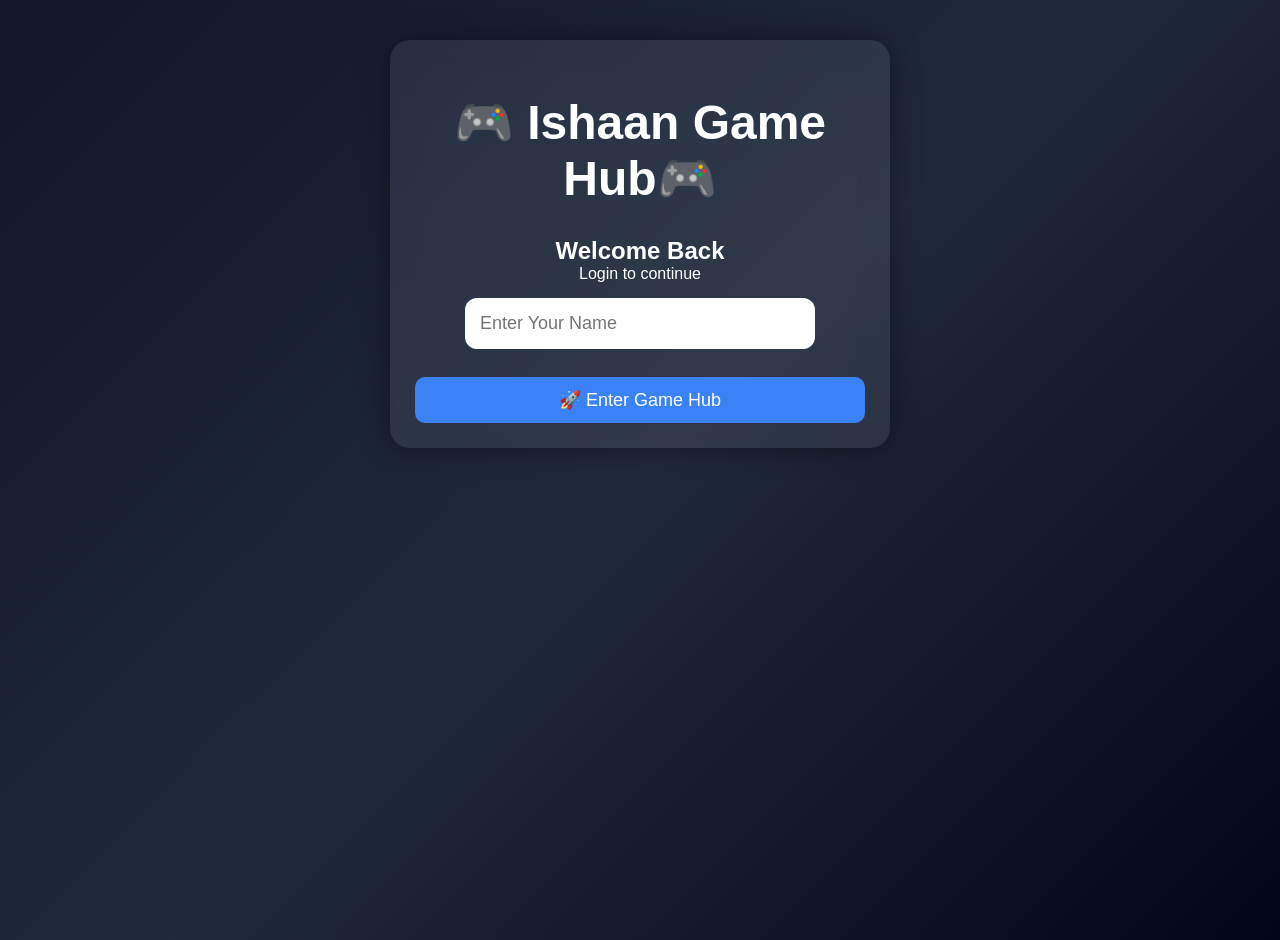
<file: index.html>
<!DOCTYPE html>
<html>
<head>
<meta charset="UTF-8">
<meta name="viewport" content="width=device-width, initial-scale=1.0">
<title>Ishaan Game Hub Login</title>

<link rel="stylesheet" href="style.css">

</head>
<body>

<div class="game-box">

    <h1>🎮 Ishaan Game Hub🎮 </h1>

    <h2>Welcome Back</h2>

    <p>Login to continue</p>

    <input
        type="text"
        id="username"
        placeholder="Enter Your Name"
    >

    <br><br>

    <button class="play-btn" onclick="login()">
        🚀 Enter Game Hub
    </button>

    <h3 id="msg"></h3>

</div>

<script>

function login(){

    let name =
    document.getElementById("username").value.trim();

    if(name === ""){

        document.getElementById("msg").innerHTML =
        "⚠ Please enter your name";

        return;
    }

    localStorage.setItem(
        "playerName",
        name
    );

    window.location.href =
    "home.html";
}

</script>

</body>
</html>
</file>
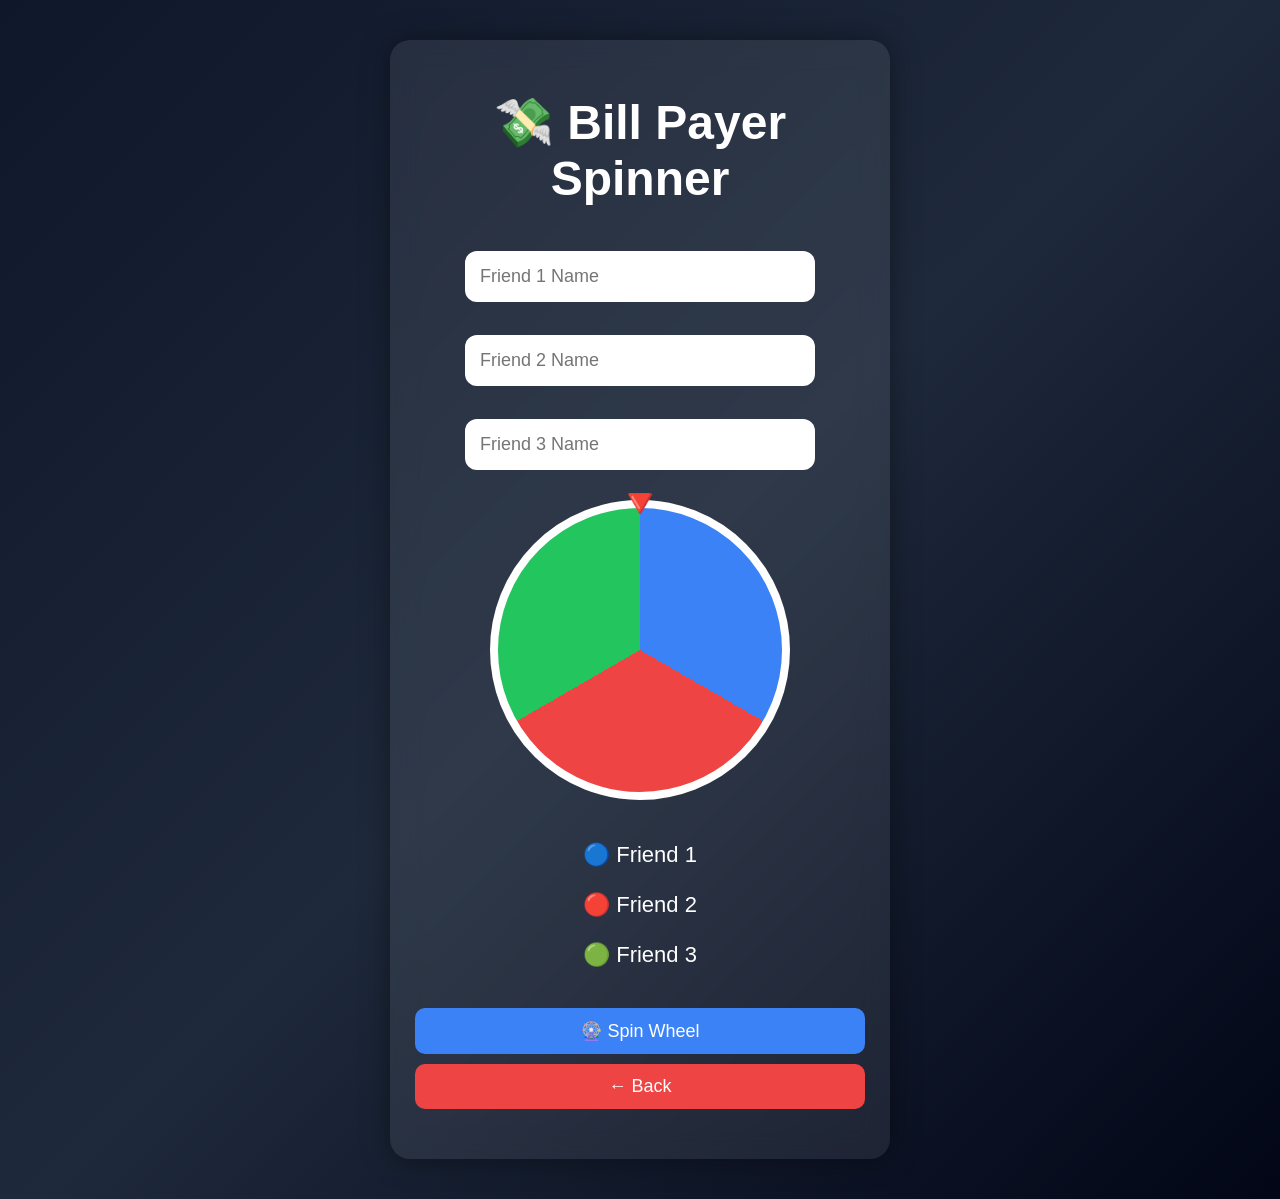
<file: billspinner.html>
<!DOCTYPE html>
<html>
<head>
<meta charset="UTF-8">
<meta name="viewport" content="width=device-width, initial-scale=1.0">
<title>Bill Spinner</title>

<link rel="stylesheet" href="style.css">

<style>

.wheel-container{
    width:300px;
    height:300px;
    margin:30px auto;
    position:relative;
}

.pointer{
    position:absolute;
    top:-20px;
    left:50%;
    transform:translateX(-50%);
    font-size:40px;
    z-index:10;
}

.wheel{
    width:100%;
    height:100%;
    border-radius:50%;
    border:8px solid white;
    background:conic-gradient(
        #3b82f6 0deg 120deg,
        #ef4444 120deg 240deg,
        #22c55e 240deg 360deg
    );
    transition:transform 4s ease-out;
}

.players{
    margin-top:20px;
    font-size:22px;
    line-height:50px;
}

#result{
    margin-top:25px;
    font-size:32px;
    font-weight:bold;
}

@media(max-width:768px){

    .wheel-container{
        width:250px;
        height:250px;
    }

    .players{
        font-size:18px;
    }

    #result{
        font-size:24px;
    }
}

</style>

</head>
<body>

<div class="game-box">

<h1>💸 Bill Payer Spinner</h1>

<input
type="text"
id="name1"
placeholder="Friend 1 Name"
>

<br><br>

<input
type="text"
id="name2"
placeholder="Friend 2 Name"
>

<br><br>

<input
type="text"
id="name3"
placeholder="Friend 3 Name"
>

<div class="wheel-container">

<div class="pointer">🔻</div>

<div class="wheel" id="wheel"></div>

</div>

<div class="players">

🔵 <span id="p1">Friend 1</span><br>

🔴 <span id="p2">Friend 2</span><br>

🟢 <span id="p3">Friend 3</span>

</div>

<br>

<button class="play-btn" onclick="spinWheel()">
🎡 Spin Wheel
</button>

<button
class="back-btn"
onclick="location.href='home.html'"
>
← Back
</button>

<h2 id="result"></h2>

</div>

<script>

let spinning = false;

function spinWheel(){

if(spinning) return;

let name1 =
document.getElementById("name1").value.trim();

let name2 =
document.getElementById("name2").value.trim();

let name3 =
document.getElementById("name3").value.trim();

if(
name1 === "" ||
name2 === "" ||
name3 === ""
){
alert("Enter all 3 names");
return;
}

document.getElementById("p1").innerText =
name1;

document.getElementById("p2").innerText =
name2;

document.getElementById("p3").innerText =
name3;

spinning = true;

const wheel =
document.getElementById("wheel");

const random =
Math.floor(Math.random()*3);

let loser;

if(random === 0){
loser = name1;
}
else if(random === 1){
loser = name2;
}
else{
loser = name3;
}

const angles = [
300,
180,
60
];

const rotation =
3600 + angles[random];

wheel.style.transform =
"rotate(" + rotation + "deg)";

document.getElementById("result").innerHTML =
"🎡 Spinning...";

setTimeout(()=>{

document.getElementById("result").innerHTML =
"💸 <b>" +
loser +
"</b> Will Pay The Bill 😂";

spinning = false;

},4000);

}

</script>

</body>
</html>
</file>
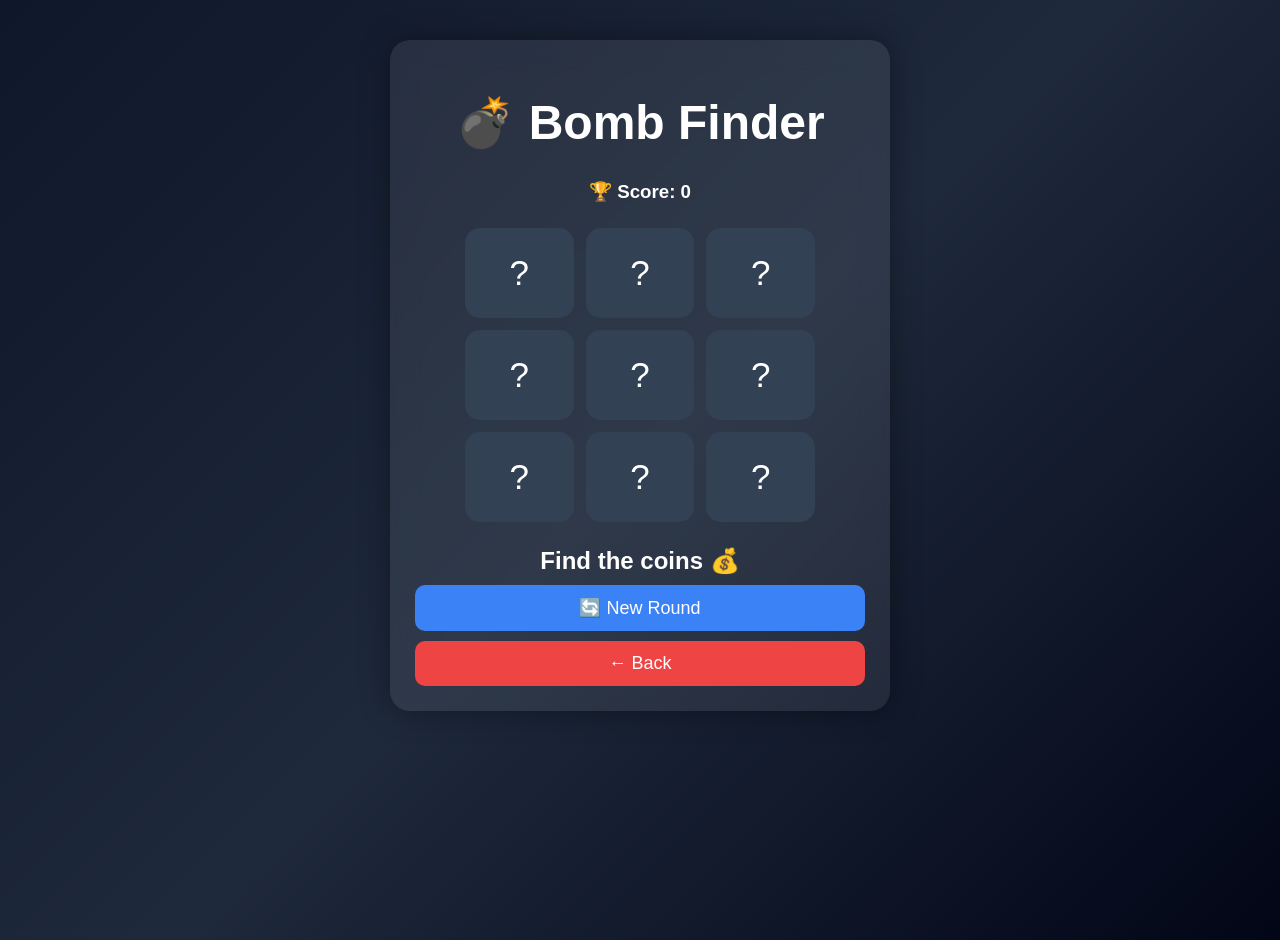
<file: bombfinder.html>
<!DOCTYPE html>
<html>
<head>
<meta charset="UTF-8">
<meta name="viewport" content="width=device-width, initial-scale=1.0">
<title>Bomb Finder</title>

<link rel="stylesheet" href="style.css">

<style>

.grid{
    display:grid;
    grid-template-columns:repeat(3,1fr);
    gap:12px;
    margin:25px auto;
    max-width:350px;
}

.box{
    height:90px;
    background:#334155;
    border-radius:15px;
    display:flex;
    justify-content:center;
    align-items:center;
    font-size:35px;
    cursor:pointer;
    transition:.3s;
}

.box:hover{
    transform:scale(1.05);
}

@media(max-width:768px){

    .box{
        height:80px;
        font-size:30px;
    }
}

</style>
</head>
<body>

<div class="game-box">

<h1>💣 Bomb Finder</h1>

<h3>
🏆 Score:
<span id="score">0</span>
</h3>

<div class="grid">

<div class="box" onclick="openBox(0)">?</div>
<div class="box" onclick="openBox(1)">?</div>
<div class="box" onclick="openBox(2)">?</div>

<div class="box" onclick="openBox(3)">?</div>
<div class="box" onclick="openBox(4)">?</div>
<div class="box" onclick="openBox(5)">?</div>

<div class="box" onclick="openBox(6)">?</div>
<div class="box" onclick="openBox(7)">?</div>
<div class="box" onclick="openBox(8)">?</div>

</div>

<h2 id="result">Find the coins 💰</h2>

<button class="play-btn" onclick="newRound()">
🔄 New Round
</button>

<button class="back-btn"
onclick="location.href='home.html'">
← Back
</button>

</div>

<script>

let score = 0;
let bombPosition;
let gameOver = false;

newRound();

function newRound(){

bombPosition =
Math.floor(Math.random()*9);

gameOver = false;

document.getElementById("result").innerHTML =
"Find the coins 💰";

let boxes =
document.querySelectorAll(".box");

boxes.forEach(box=>{

box.innerHTML="?";
box.style.background="#334155";

});

}

function openBox(index){

if(gameOver) return;

let boxes =
document.querySelectorAll(".box");

if(boxes[index].innerHTML !== "?"){
return;
}

if(index === bombPosition){

boxes[index].innerHTML = "💣";
boxes[index].style.background =
"#ef4444";

document.getElementById("result").innerHTML =
"💥 BOOM! Game Over";

gameOver = true;

}
else{

boxes[index].innerHTML = "💰";

boxes[index].style.background =
"#22c55e";

score += 10;

document.getElementById("score").innerText =
score;

document.getElementById("result").innerHTML =
"🎉 Coin Found! +10";

}

}

</script>

</body>
</html>
</file>
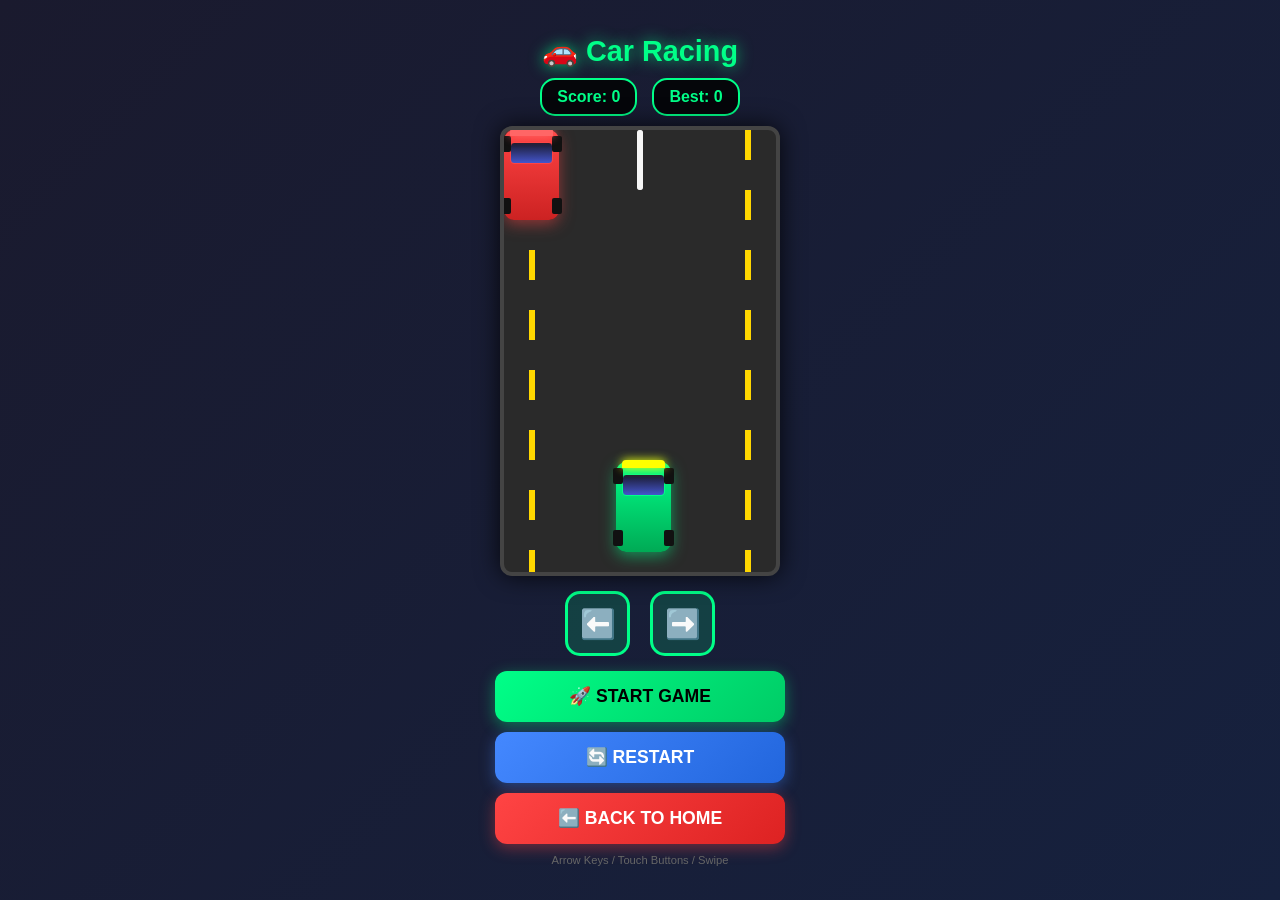
<file: carrace.html>
<!DOCTYPE html>
<html>
<head>
    <meta charset="UTF-8">
    <meta name="viewport" content="width=device-width, initial-scale=1.0, maximum-scale=1.0, user-scalable=no">
    <title>🚗 Car Racing</title>
    <style>
        * {
            margin: 0;
            padding: 0;
            box-sizing: border-box;
            font-family: Arial, sans-serif;
        }

        body {
            background: linear-gradient(135deg, #1a1a2e, #16213e);
            min-height: 100vh;
            display: flex;
            justify-content: center;
            align-items: center;
            overflow: hidden;
            touch-action: none;
        }

        .game-container {
            width: 100%;
            max-width: 320px;
            text-align: center;
            padding: 15px;
        }

        h1 {
            color: #00ff88;
            font-size: 1.8rem;
            text-shadow: 0 0 15px rgba(0,255,136,0.7);
            margin-bottom: 10px;
        }

        .score-board {
            display: flex;
            justify-content: center;
            gap: 15px;
            margin-bottom: 10px;
        }

        .score-box {
            background: rgba(0,0,0,0.8);
            padding: 8px 15px;
            border-radius: 15px;
            border: 2px solid #00ff88;
        }

        .score-box span {
            color: #00ff88;
            font-size: 1rem;
            font-weight: bold;
        }

        /* Road */
        .road {
            width: 280px;
            height: 450px;
            margin: 0 auto;
            position: relative;
            overflow: hidden;
            border-radius: 12px;
            background: #2a2a2a;
            border: 4px solid #444;
            box-shadow: 0 0 25px rgba(0,0,0,0.8);
        }

        /* Lane markers */
        .road::before,
        .road::after {
            content: '';
            position: absolute;
            width: 6px;
            height: 100%;
            top: 0;
            background: repeating-linear-gradient(
                to bottom,
                #ffd700 0px,
                #ffd700 30px,
                transparent 30px,
                transparent 60px
            );
        }

        .road::before { left: 25px; }
        .road::after { right: 25px; }

        .road-line {
            position: absolute;
            width: 6px;
            height: 60px;
            background: white;
            left: 50%;
            transform: translateX(-50%);
            border-radius: 3px;
            opacity: 0.8;
        }

        /* Cars */
        .car {
            width: 55px;
            height: 90px;
            position: absolute;
            transition: left 0.15s ease;
            z-index: 10;
        }

        .car-body {
            width: 100%;
            height: 100%;
            border-radius: 10px;
            position: relative;
        }

        /* Player car */
        #player .car-body {
            background: linear-gradient(180deg, #00ff88, #00aa55);
            box-shadow: 0 4px 15px rgba(0,255,136,0.5);
        }

        #player .car-body::before {
            content: '';
            position: absolute;
            top: 12px;
            left: 6px;
            right: 6px;
            height: 20px;
            background: linear-gradient(180deg, #1a1a2e, #4455cc);
            border-radius: 4px;
            border: 1px solid #00ff88;
        }

        #player .car-body::after {
            content: '';
            position: absolute;
            top: -2px;
            left: 6px;
            right: 6px;
            height: 8px;
            background: #ffff00;
            border-radius: 4px 4px 0 0;
            box-shadow: 0 0 10px #ffff00;
        }

        /* Enemy car */
        #enemy .car-body {
            background: linear-gradient(180deg, #ff4444, #cc2222);
            box-shadow: 0 4px 15px rgba(255,68,68,0.5);
        }

        #enemy .car-body::before {
            content: '';
            position: absolute;
            top: 12px;
            left: 6px;
            right: 6px;
            height: 20px;
            background: linear-gradient(180deg, #1a1a2e, #4455cc);
            border-radius: 4px;
            border: 1px solid #ff4444;
        }

        #enemy .car-body::after {
            content: '';
            position: absolute;
            top: -2px;
            left: 6px;
            right: 6px;
            height: 8px;
            background: #ff6666;
            border-radius: 4px 4px 0 0;
            box-shadow: 0 0 10px #ff6666;
        }

        /* Wheels */
        .wheel {
            position: absolute;
            width: 10px;
            height: 16px;
            background: #111;
            border-radius: 2px;
        }

        .wheel-fl { top: 6px; left: -3px; }
        .wheel-fr { top: 6px; right: -3px; }
        .wheel-bl { bottom: 6px; left: -3px; }
        .wheel-br { bottom: 6px; right: -3px; }

        /* Controls */
        .controls {
            display: flex;
            justify-content: center;
            gap: 20px;
            margin-top: 15px;
        }

        .ctrl-btn {
            width: 65px;
            height: 65px;
            border: 3px solid #00ff88;
            border-radius: 15px;
            background: rgba(0,255,136,0.15);
            color: #00ff88;
            font-size: 1.8rem;
            cursor: pointer;
            display: flex;
            justify-content: center;
            align-items: center;
            user-select: none;
            -webkit-tap-highlight-color: transparent;
        }

        .ctrl-btn:active {
            background: rgba(0,255,136,0.4);
            transform: scale(0.95);
        }

        /* Main Buttons */
        .button-container {
            display: flex;
            flex-direction: column;
            gap: 10px;
            margin-top: 15px;
        }

        .main-btn {
            width: 100%;
            padding: 15px;
            border: none;
            border-radius: 12px;
            font-size: 1.1rem;
            font-weight: bold;
            cursor: pointer;
            text-transform: uppercase;
        }

        .start {
            background: linear-gradient(135deg, #00ff88, #00cc66);
            color: #000;
            box-shadow: 0 4px 15px rgba(0,255,136,0.4);
        }

        .restart {
            background: linear-gradient(135deg, #4488ff, #2266dd);
            color: #fff;
            box-shadow: 0 4px 15px rgba(68,136,255,0.4);
        }

        .back {
            background: linear-gradient(135deg, #ff4444, #dd2222);
            color: #fff;
            box-shadow: 0 4px 15px rgba(255,68,68,0.4);
        }

        .main-btn:active {
            transform: scale(0.98);
        }

        /* Game Over Overlay */
        #gameOver {
            display: none;
            position: fixed;
            top: 0;
            left: 0;
            width: 100%;
            height: 100%;
            background: rgba(0,0,0,0.95);
            justify-content: center;
            align-items: center;
            flex-direction: column;
            z-index: 100;
        }

        #gameOver h2 {
            color: #ff4444;
            font-size: 2.5rem;
            margin-bottom: 15px;
        }

        #gameOver p {
            color: #fff;
            font-size: 1.2rem;
            margin: 8px 0;
        }

        #finalScore, #bestScore {
            color: #00ff88;
            font-size: 1.5rem;
            font-weight: bold;
        }

        .go-buttons {
            display: flex;
            flex-direction: column;
            gap: 10px;
            margin-top: 25px;
            width: 80%;
            max-width: 250px;
        }

        .go-btn {
            width: 100%;
            padding: 15px;
            border: none;
            border-radius: 12px;
            font-size: 1.1rem;
            font-weight: bold;
            cursor: pointer;
        }

        .info {
            color: #666;
            font-size: 0.7rem;
            margin-top: 10px;
        }
    </style>
</head>
<body>

<div class="game-container">
    <h1>🚗 Car Racing</h1>
    
    <div class="score-board">
        <div class="score-box">
            <span>Score: <span id="score">0</span></span>
        </div>
        <div class="score-box">
            <span>Best: <span id="highScore">0</span></span>
        </div>
    </div>
    
    <div class="road" id="road">
        <div class="road-line" id="line1"></div>
        <div class="road-line" id="line2"></div>
        
        <!-- Player Car -->
        <div class="car" id="player">
            <div class="car-body">
                <div class="wheel wheel-fl"></div>
                <div class="wheel wheel-fr"></div>
                <div class="wheel wheel-bl"></div>
                <div class="wheel wheel-br"></div>
            </div>
        </div>
        
        <!-- Enemy Car -->
        <div class="car" id="enemy">
            <div class="car-body">
                <div class="wheel wheel-fl"></div>
                <div class="wheel wheel-fr"></div>
                <div class="wheel wheel-bl"></div>
                <div class="wheel wheel-br"></div>
            </div>
        </div>
    </div>
    
    <!-- Touch Controls -->
    <div class="controls">
        <button class="ctrl-btn" ontouchstart="moveLeft()">⬅️</button>
        <button class="ctrl-btn" ontouchstart="moveRight()">➡️</button>
    </div>
    
    <!-- Main Buttons -->
    <div class="button-container">
        <button class="main-btn start" onclick="startGame()">🚀 Start Game</button>
        <button class="main-btn restart" onclick="restartGame()">🔄 Restart</button>
        <button class="main-btn back" onclick="goBack()">⬅️ Back to Home</button>
    </div>
    
    <p class="info">Arrow Keys / Touch Buttons / Swipe</p>
</div>

<!-- Game Over Screen -->
<div id="gameOver">
    <h2>💥 CRASH!</h2>
    <p>Your Score: <span id="finalScore">0</span></p>
    <p>Best Score: <span id="bestScore">0</span></p>
    
    <div class="go-buttons">
        <button class="go-btn restart" onclick="playAgain()">🔄 Play Again</button>
        <button class="go-btn back" onclick="goBack()">⬅️ Back to Home</button>
    </div>
</div>

<script>
    const road = document.getElementById("road");
    const player = document.getElementById("player");
    const enemy = document.getElementById("enemy");
    const line1 = document.getElementById("line1");
    const line2 = document.getElementById("line2");
    
    // Lane positions
    const lanes = [40, 112, 184];
    
    let playerLane = 1;
    let enemyLane = 0;
    let enemyY = -100;
    
    let score = 0;
    let highScore = localStorage.getItem("carHighScore") || 0;
    let speed = 5;
    let lineY1 = 0;
    let lineY2 = -60;
    let gameRunning = false;
    let gameLoop;

    // Initialize
    document.getElementById("highScore").innerText = highScore;
    updatePlayerPosition();

    function moveLeft() {
        if (!gameRunning) return;
        if (playerLane > 0) {
            playerLane--;
            updatePlayerPosition();
        }
    }

    function moveRight() {
        if (!gameRunning) return;
        if (playerLane < 2) {
            playerLane++;
            updatePlayerPosition();
        }
    }

    function updatePlayerPosition() {
        player.style.left = lanes[playerLane] + "px";
        player.style.bottom = "20px";
    }

    function startGame() {
        document.getElementById("gameOver").style.display = "none";
        
        score = 0;
        speed = 5;
        playerLane = 1;
        enemyLane = Math.floor(Math.random() * 3);
        enemyY = -100;
        lineY1 = 0;
        lineY2 = -60;
        
        document.getElementById("score").innerText = score;
        
        updatePlayerPosition();
        enemy.style.left = lanes[enemyLane] + "px";
        enemy.style.top = enemyY + "px";
        
        gameRunning = true;
        gameLoop = requestAnimationFrame(updateGame);
    }

    function restartGame() {
        startGame();
    }

    function updateGame() {
        if (!gameRunning) return;

        // Move lines
        lineY1 += speed;
        lineY2 += speed;

        if (lineY1 > 450) lineY1 = -60;
        if (lineY2 > 450) lineY2 = -60;

        line1.style.top = lineY1 + "px";
        line2.style.top = lineY2 + "px";

        // Move enemy
        enemyY += speed;
        enemy.style.top = enemyY + "px";

        // Enemy passed
        if (enemyY > 450) {
            enemyY = -100;
            enemyLane = Math.floor(Math.random() * 3);
            enemy.style.left = lanes[enemyLane] + "px";
            
            score++;
            document.getElementById("score").innerText = score;
            
            if (score % 5 === 0) {
                speed += 0.5;
            }
        }

        // Collision
        if (playerLane === enemyLane && enemyY > 280 && enemyY < 390) {
            gameOver();
            return;
        }

        gameLoop = requestAnimationFrame(updateGame);
    }

    function gameOver() {
        gameRunning = false;
        cancelAnimationFrame(gameLoop);
        
        if (score > highScore) {
            highScore = score;
            localStorage.setItem("carHighScore", highScore);
            document.getElementById("highScore").innerText = highScore;
        }
        
        document.getElementById("finalScore").innerText = score;
        document.getElementById("bestScore").innerText = highScore;
        document.getElementById("gameOver").style.display = "flex";
    }

    function playAgain() {
        document.getElementById("gameOver").style.display = "none";
        startGame();
    }

    function goBack() {
        gameRunning = false;
        cancelAnimationFrame(gameLoop);
        document.getElementById("gameOver").style.display = "none";
        window.location.href = "home.html";
    }

    // Keyboard
    document.addEventListener("keydown", (e) => {
        if (e.key === "ArrowLeft") moveLeft();
        if (e.key === "ArrowRight") moveRight();
    });

    // Swipe
    let touchStartX = 0;
    road.addEventListener("touchstart", e => {
        touchStartX = e.touches[0].clientX;
    });
    road.addEventListener("touchend", e => {
        if (!gameRunning) return;
        let diff = e.changedTouches[0].clientX - touchStartX;
        if (diff > 30) moveRight();
        else if (diff < -30) moveLeft();
    });
</script>

</body>
</html>
</file>
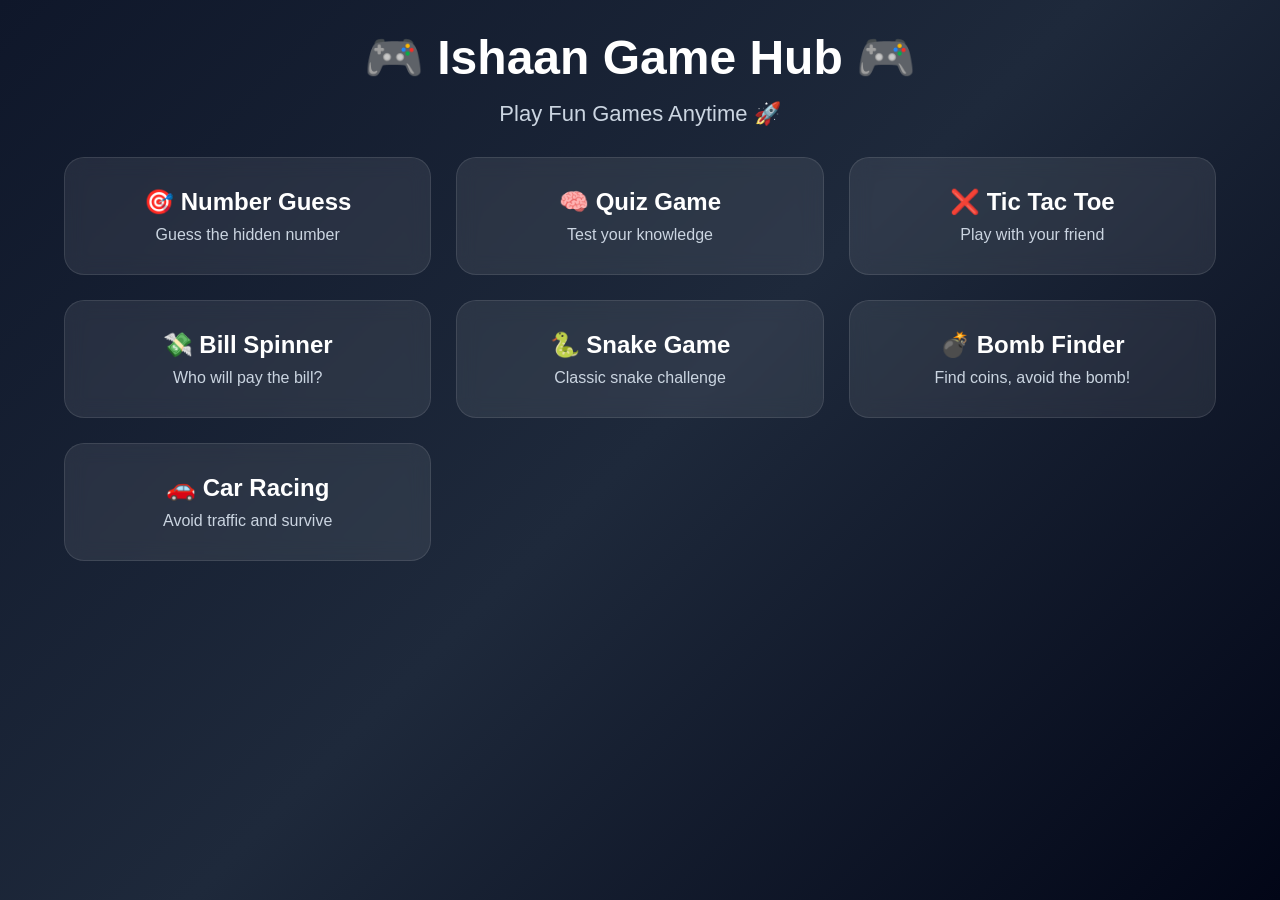
<file: home.html>
<!DOCTYPE html>
<html>
<head>
    <title>Ishaan Game Hub</title>
    <meta name="viewport" content="width=device-width, initial-scale=1.0">
    <link rel="stylesheet" href="style.css">
</head>
<body>

    <h1>🎮 Ishaan Game Hub 🎮</h1>
    <p class="subtitle">
    Play Fun Games Anytime 🚀
</p>

    <div class="games">

        <div class="card" onclick="location.href='number.html'">
            <h2>🎯 Number Guess</h2>
            <p>Guess the hidden number</p>
        </div>

        <div class="card" onclick="location.href='quiz.html'">
            <h2>🧠 Quiz Game</h2>
            <p>Test your knowledge</p>
        </div>

       <div class="card" onclick="location.href='tictactoe.html'">
    <h2>❌ Tic Tac Toe</h2>
    <p>Play with your friend</p>
</div>
<div class="card" onclick="location.href='billspinner.html'">
    <h2>💸 Bill Spinner</h2>
    <p>Who will pay the bill?</p>
</div>

        <div class="card" onclick="location.href='snake.html'">
            <h2>🐍 Snake Game</h2>
            <p>Classic snake challenge</p>
        </div>
<div class="card" onclick="location.href='bombfinder.html'">
    <h2>💣 Bomb Finder</h2>
    <p>Find coins, avoid the bomb!</p>
</div>
<div class="card" onclick="location.href='carrace.html'">
    <h2>🚗 Car Racing</h2>
    <p>Avoid traffic and survive</p>
</div>
    </div>

</body>
</html>
</file>
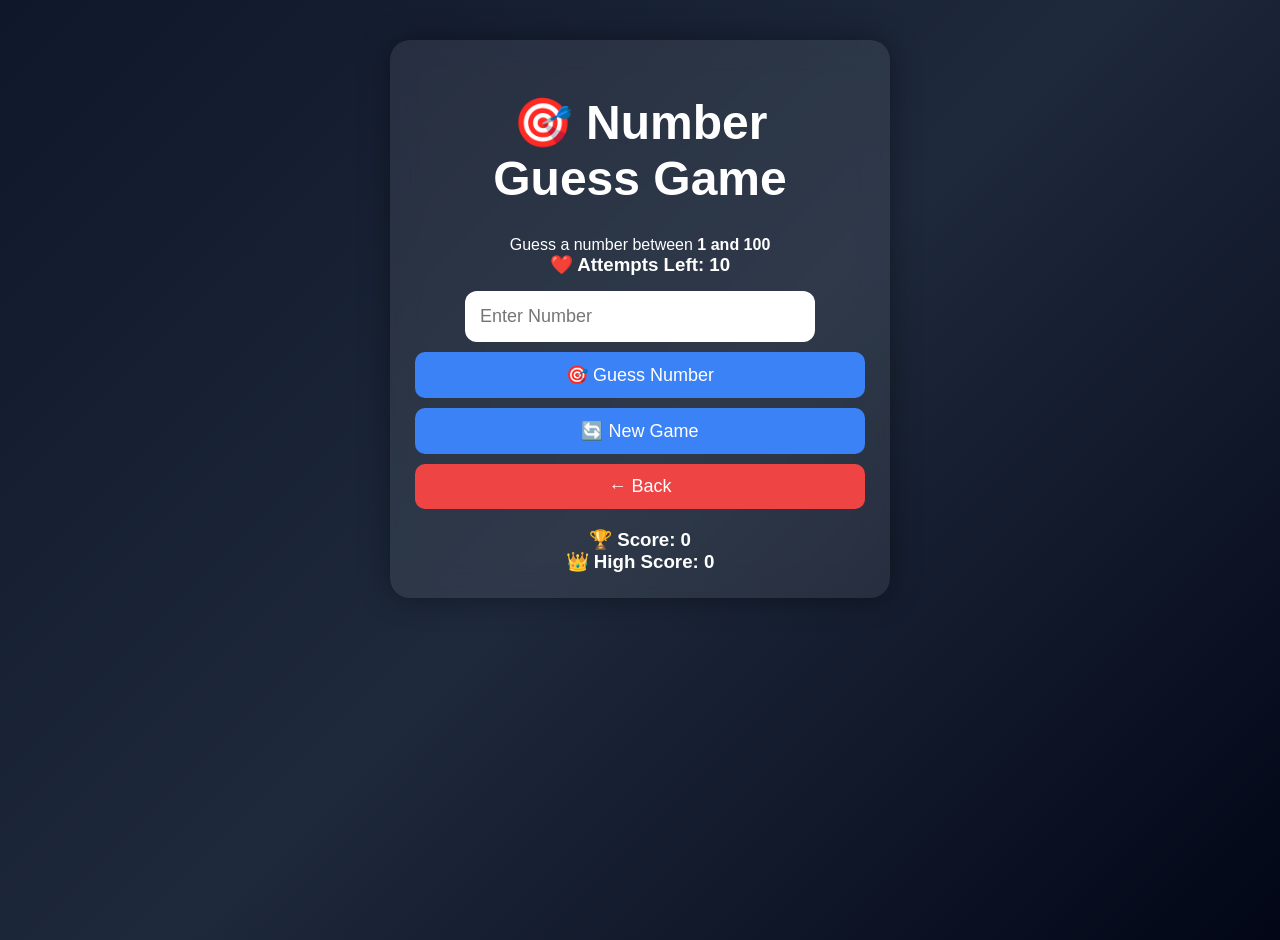
<file: number.html>
<!DOCTYPE html>
<html>
<head>

<meta charset="UTF-8">
<meta name="viewport" content="width=device-width, initial-scale=1.0">

<title>Number Guess Game</title>

<link rel="stylesheet" href="style.css">

</head>
<body>

<div class="game-box">

    <h1>🎯 Number Guess Game</h1>

    <p>Guess a number between <b>1 and 100</b></p>

    <h3>
        ❤️ Attempts Left:
        <span id="attempts">10</span>
    </h3>

    <input
        type="number"
        id="guess"
        placeholder="Enter Number"
        onkeydown="if(event.key==='Enter') checkGuess()"
    >

    <button class="play-btn" onclick="checkGuess()">
        🎯 Guess Number
    </button>

    <button class="play-btn" onclick="newGame()">
        🔄 New Game
    </button>

    <button class="back-btn" onclick="location.href='home.html'">
        ← Back 
    </button>

    <h2 id="result"></h2>

    <h3>
        🏆 Score:
        <span id="score">0</span>
    </h3>

    <h3>
        👑 High Score:
        <span id="highscore">0</span>
    </h3>

</div>

<script>

let secretNumber;
let attempts;

let score =
Number(localStorage.getItem("score")) || 0;

let highscore =
Number(localStorage.getItem("highscore")) || 0;

document.getElementById("score").innerText =
score;

document.getElementById("highscore").innerText =
highscore;

startGame();

function startGame(){

    secretNumber =
    Math.floor(Math.random() * 100) + 1;

    attempts = 10;

    document.getElementById("attempts").innerText =
    attempts;

    document.getElementById("result").innerHTML =
    "";

    document.getElementById("guess").value =
    "";

}

function checkGuess(){

    let guess =
    Number(document.getElementById("guess").value);

    if(!guess){

        document.getElementById("result").innerHTML =
        "⚠ Enter a number first!";
        return;
    }

    attempts--;

    document.getElementById("attempts").innerText =
    attempts;

    if(guess === secretNumber){

        score += 10;

        localStorage.setItem("score",score);

        document.getElementById("score").innerText =
        score;

        if(score > highscore){

            highscore = score;

            localStorage.setItem(
                "highscore",
                highscore
            );

            document.getElementById("highscore").innerText =
            highscore;
        }

        document.getElementById("result").innerHTML =
        "🎉 Correct! You guessed the number!";

        return;
    }

    if(attempts <= 0){

        document.getElementById("result").innerHTML =
        "💀 Game Over! Number was <b>"
        + secretNumber +
        "</b>";

        return;
    }

    if(guess > secretNumber){

        document.getElementById("result").innerHTML =
        "📈 Too High!";

    }else{

        document.getElementById("result").innerHTML =
        "📉 Too Low!";
    }
}

function newGame(){

    startGame();

}

</script>

</body>
</html>
</file>
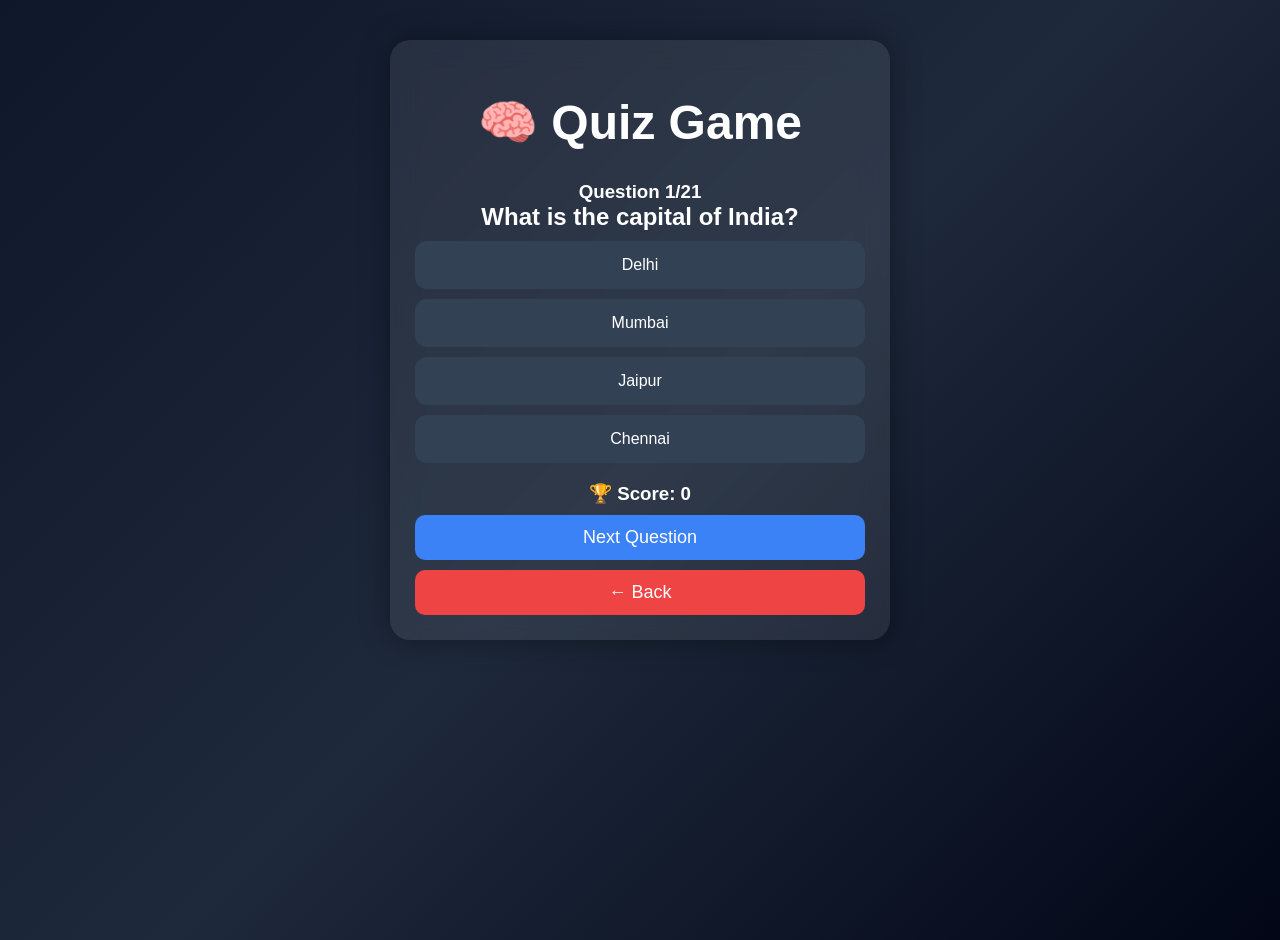
<file: quiz.html>
<!DOCTYPE html>
<html>
<head>
    <title>Quiz Game</title>
        <meta name="viewport" content="width=device-width, initial-scale=1.0">
    <link rel="stylesheet" href="style.css">
</head>
<body>

<div class="game-box">

    <h1>🧠 Quiz Game</h1>

    <h3>Question <span id="qno">1</span>/21</h3>

    <h2 id="question"></h2>

    <div class="option" onclick="checkAnswer(0)" id="op0"></div>
    <div class="option" onclick="checkAnswer(1)" id="op1"></div>
    <div class="option" onclick="checkAnswer(2)" id="op2"></div>
    <div class="option" onclick="checkAnswer(3)" id="op3"></div>

    <h2 id="result"></h2>

    <h3>🏆 Score: <span id="score">0</span></h3>

    <button class="play-btn" onclick="nextQuestion()">
        Next Question
    </button>

    <button class="back-btn" onclick="location.href='home.html'">
        ← Back
    </button>

</div>

<script>

const quiz = [

{question:"What is the capital of India?",options:["Delhi","Mumbai","Jaipur","Chennai"],answer:0},

{question:"Which language is used for web pages?",options:["Python","HTML","Java","C++"],answer:1},

{question:"67 + 50 = ?",options:["97","107","113","117"],answer:3},

{question:"Who developed Python?",options:["Guido van Rossum","Bill Gates","Elon Musk","Mark Zuckerberg"],answer:0},

{question:"Which planet is called the Red Planet?",options:["Earth","Mars","Jupiter","Venus"],answer:1},

{question:"What does CPU stand for?",options:["Central Process Unit","Central Processing Unit","Computer Processing Unit","Core Processing Unit"],answer:1},

{question:"Which is the largest ocean?",options:["Atlantic","Indian","Pacific","Arctic"],answer:2},

{question:"Python is a?",options:["Snake","Programming Language","Game","Browser"],answer:1},

{question:"HTML stands for?",options:["Hyper Text Markup Language","High Text Machine Language","Hyper Transfer Markup Language","Home Tool Markup Language"],answer:0},

{question:"CSS is used for?",options:["Database","Styling","Gaming","Networking"],answer:1},

{question:"JavaScript runs in?",options:["Browser","Printer","Monitor","Scanner"],answer:0},

{question:"Which company created Windows?",options:["Google","Apple","Microsoft","Intel"],answer:2},

{question:"5 x 6 = ?",options:["25","30","35","40"],answer:1},

{question:"Which is the national animal of India?",options:["Lion","Tiger","Elephant","Leopard"],answer:1},

{question:"What is the capital of Rajasthan?",options:["Jodhpur","Udaipur","Jaipur","Kota"],answer:2},

{question:"Which tag creates a heading in HTML?",options:["h1","p","div","span"],answer:0},

{question:"Which data type stores text in Python?",options:["int","float","str","bool"],answer:2},

{question:"Which symbol is used for comments in Python?",options:["//","#","<!-- -->","**"],answer:1},

{question:"Which is the fastest land animal?",options:["Tiger","Horse","Cheetah","Leopard"],answer:2},

{question:"How many continents are there?",options:["5","6","7","8"],answer:2},

{question:"who is the prime minister of india?",options:["rahul gandhi","Ishaan Ahmed","sachin","modidyo"],answer:3},

];

let current = 0;
let score = 0;
let answered = false;

loadQuestion();

function loadQuestion(){

    answered = false;

    document.getElementById("qno").innerText = current + 1;

    document.getElementById("question").innerText =
    quiz[current].question;

    for(let i=0;i<4;i++){

        document.getElementById("op"+i).innerText =
        quiz[current].options[i];

        document.getElementById("op"+i).style.background =
        "#334155";
    }

    document.getElementById("result").innerText = "";
}

function checkAnswer(selected){

    if(answered) return;

    answered = true;

    if(selected === quiz[current].answer){

        score++;

        document.getElementById("score").innerText = score;

        document.getElementById("result").innerHTML =
        "✅ Correct!";

        document.getElementById("op"+selected).style.background =
        "green";
    }

    else{

        document.getElementById("result").innerHTML =
        "❌ Wrong!";

        document.getElementById("op"+selected).style.background =
        "red";

        document.getElementById("op"+quiz[current].answer).style.background =
        "green";
    }
}

function nextQuestion(){

    current++;

    if(current >= quiz.length){

        document.querySelector(".game-box").innerHTML = `
        <h1>🎉 Quiz Finished!</h1>
        <h2>Your Score: ${score}/${quiz.length}</h2>
        <button class="play-btn" onclick="location.reload()">Play Again</button>
        <br><br>
        <button class="back-btn" onclick="location.href='home.html'">← Back</button>
        `;

        return;
    }

    loadQuestion();
}

</script>

</body>
</html>
</file>
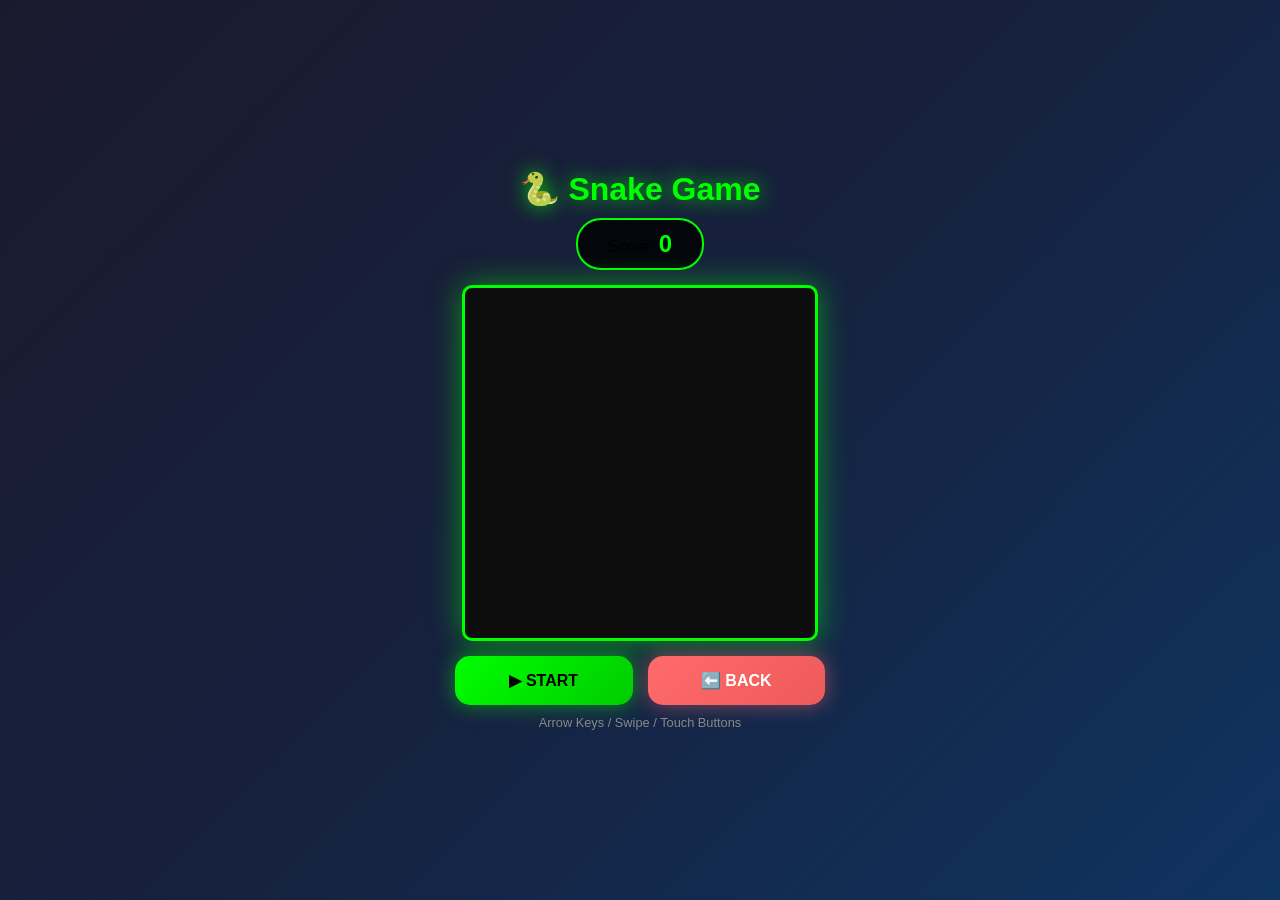
<file: snake.html>
<!DOCTYPE html>
<html>
<head>
    <title>Snake Game - Mobile Ready</title>
    <meta name="viewport" content="width=device-width, initial-scale=1.0, maximum-scale=1.0, user-scalable=no">
    <style>
        * {
            margin: 0;
            padding: 0;
            box-sizing: border-box;
            font-family: 'Segoe UI', Tahoma, Geneva, Verdana, sans-serif;
        }

        body {
            background: linear-gradient(135deg, #1a1a2e 0%, #16213e 50%, #0f3460 100%);
            min-height: 100vh;
            display: flex;
            justify-content: center;
            align-items: center;
            overflow: hidden;
            touch-action: none;
        }

        .game-container {
            width: 100%;
            max-width: 400px;
            padding: 15px;
            display: flex;
            flex-direction: column;
            align-items: center;
        }

        h1 {
            color: #00ff00;
            font-size: 2rem;
            text-shadow: 0 0 20px rgba(0, 255, 0, 0.8);
            margin-bottom: 10px;
        }

        .score-board {
            background: rgba(0, 0, 0, 0.8);
            padding: 10px 30px;
            border-radius: 25px;
            border: 2px solid #00ff00;
            margin-bottom: 15px;
        }

        .score-board span {
            color: #00ff00;
            font-size: 1.5rem;
            font-weight: bold;
        }

        canvas {
            border: 3px solid #00ff00;
            border-radius: 10px;
            box-shadow: 0 0 30px rgba(0, 255, 0, 0.5);
            background: #0d0d0d;
            max-width: 100%;
            height: auto;
        }

        .btn-container {
            margin-top: 15px;
            display: flex;
            gap: 15px;
            width: 100%;
        }

        button {
            flex: 1;
            padding: 15px;
            font-size: 1rem;
            border: none;
            border-radius: 15px;
            cursor: pointer;
            transition: all 0.3s ease;
            font-weight: bold;
            text-transform: uppercase;
        }

        .play-btn {
            background: linear-gradient(135deg, #00ff00, #00cc00);
            color: #000;
            box-shadow: 0 0 20px rgba(0, 255, 0, 0.5);
        }

        .back-btn {
            background: linear-gradient(135deg, #ff6b6b, #ee5a5a);
            color: white;
            box-shadow: 0 0 20px rgba(255, 107, 107, 0.5);
        }

        button:hover {
            transform: scale(1.05);
        }

        button:active {
            transform: scale(0.95);
        }

        /* Touch Controls */
        .touch-controls {
            display: none;
            margin-top: 20px;
            grid-template-columns: repeat(3, 60px);
            gap: 10px;
        }

        .touch-btn {
            width: 60px;
            height: 60px;
            background: rgba(0, 255, 0, 0.2);
            border: 2px solid #00ff00;
            border-radius: 15px;
            color: #00ff00;
            font-size: 1.5rem;
            display: flex;
            justify-content: center;
            align-items: center;
            user-select: none;
            -webkit-tap-highlight-color: transparent;
        }

        .touch-btn:active {
            background: rgba(0, 255, 0, 0.5);
            transform: scale(0.95);
        }

        .touch-up { grid-column: 2; }
        .touch-left { grid-column: 1; grid-row: 2; }
        .touch-down { grid-column: 2; grid-row: 2; }
        .touch-right { grid-column: 3; grid-row: 2; }

        @media (max-width: 768px) {
            .touch-controls {
                display: grid;
            }
        }

        /* Game Over Overlay */
        #gameOver {
            display: none;
            position: fixed;
            top: 0;
            left: 0;
            width: 100%;
            height: 100%;
            background: rgba(0, 0, 0, 0.95);
            justify-content: center;
            align-items: center;
            flex-direction: column;
            z-index: 100;
        }

        #gameOver h2 {
            font-size: 2.5rem;
            color: #ff0000;
            text-shadow: 0 0 30px rgba(255, 0, 0, 0.8);
            animation: pulse 1s infinite;
        }

        @keyframes pulse {
            0%, 100% { transform: scale(1); }
            50% { transform: scale(1.1); }
        }

        #gameOver p {
            color: white;
            font-size: 1.2rem;
            margin: 20px 0;
        }

        #finalScore {
            color: #00ff00;
            font-size: 2rem;
            font-weight: bold;
        }

        .game-over-btns {
            display: flex;
            gap: 15px;
            margin-top: 20px;
            width: 80%;
            max-width: 300px;
        }

        .restart-btn {
            flex: 1;
            background: linear-gradient(135deg, #00ff00, #00cc00);
            color: #000;
            padding: 15px;
            border: none;
            border-radius: 25px;
            font-size: 1rem;
            font-weight: bold;
            cursor: pointer;
        }

        .go-back-btn {
            flex: 1;
            background: linear-gradient(135deg, #ff6b6b, #ee5a5a);
            color: white;
            padding: 15px;
            border: none;
            border-radius: 25px;
            font-size: 1rem;
            font-weight: bold;
            cursor: pointer;
        }

        .instructions {
            color: #888;
            font-size: 0.8rem;
            margin-top: 10px;
            text-align: center;
        }
    </style>
</head>
<body>

<div class="game-container">
    <h1>🐍 Snake Game</h1>
    
    <div class="score-board">
        Score: <span id="score">0</span>
    </div>
    
    <canvas id="game" width="350" height="350"></canvas>
    
    <!-- Touch Controls -->
    <div class="touch-controls">
        <div class="touch-btn touch-up" onclick="setDirection('UP')">⬆️</div>
        <div class="touch-btn touch-left" onclick="setDirection('LEFT')">⬅️</div>
        <div class="touch-btn touch-down" onclick="setDirection('DOWN')">⬇️</div>
        <div class="touch-btn touch-right" onclick="setDirection('RIGHT')">➡️</div>
    </div>
    
    <div class="btn-container">
        <button class="play-btn" onclick="startGame()">▶ Start</button>
        <button class="back-btn" onclick="goBack()">⬅️ Back</button>
    </div>
    
    <p class="instructions">Arrow Keys / Swipe / Touch Buttons</p>
</div>

<!-- Game Over Screen -->
<div id="gameOver">
    <h2>💀 GAME OVER</h2>
    <p>Your Score: <span id="finalScore">0</span></p>
    
    <div class="game-over-btns">
        <button class="restart-btn" onclick="closeGameOver()">🔄 Play Again</button>
        <button class="go-back-btn" onclick="goBack()">⬅️ Back</button>
    </div>
</div>

<script>
    const canvas = document.getElementById("game");
    const ctx = canvas.getContext("2d");
    
    const box = 17.5;
    let snake = [];
    let food = {};
    let score = 0;
    let direction = "RIGHT";
    let nextDirection = "RIGHT";
    let game = null;
    let gameRunning = false;

    let touchStartX = 0;
    let touchStartY = 0;

    function startGame() {
        document.getElementById("gameOver").style.display = "none";
        
        if (game) clearInterval(game);
        
        snake = [
            {x: 175, y: 175},
            {x: 157.5, y: 175},
            {x: 140, y: 175}
        ];
        
        food = {
            x: Math.floor(Math.random() * 19 + 1) * box,
            y: Math.floor(Math.random() * 19 + 1) * box
        };
        
        score = 0;
        direction = "RIGHT";
        nextDirection = "RIGHT";
        gameRunning = true;
        
        document.getElementById("score").innerText = score;
        
        game = setInterval(draw, 100);
    }

    document.addEventListener("keydown", changeDirection);

    function changeDirection(event) {
        if (!gameRunning) return;
        
        if (event.key === "ArrowLeft" && direction !== "RIGHT")
            nextDirection = "LEFT";
        else if (event.key === "ArrowUp" && direction !== "DOWN")
            nextDirection = "UP";
        else if (event.key === "ArrowRight" && direction !== "LEFT")
            nextDirection = "RIGHT";
        else if (event.key === "ArrowDown" && direction !== "UP")
            nextDirection = "DOWN";
        
        event.preventDefault();
    }

    function setDirection(dir) {
        if (!gameRunning) return;
        
        if (dir === "LEFT" && direction !== "RIGHT")
            nextDirection = "LEFT";
        else if (dir === "UP" && direction !== "DOWN")
            nextDirection = "UP";
        else if (dir === "RIGHT" && direction !== "LEFT")
            nextDirection = "RIGHT";
        else if (dir === "DOWN" && direction !== "UP")
            nextDirection = "DOWN";
    }

    canvas.addEventListener('touchstart', function(e) {
        touchStartX = e.touches[0].clientX;
        touchStartY = e.touches[0].clientY;
    });

    canvas.addEventListener('touchend', function(e) {
        if (!gameRunning) return;
        
        let touchEndX = e.changedTouches[0].clientX;
        let touchEndY = e.changedTouches[0].clientY;
        
        let diffX = touchEndX - touchStartX;
        let diffY = touchEndY - touchStartY;
        
        if (Math.abs(diffX) < 30 && Math.abs(diffY) < 30) return;
        
        if (Math.abs(diffX) > Math.abs(diffY)) {
            if (diffX > 0 && direction !== "LEFT")
                nextDirection = "RIGHT";
            else if (diffX < 0 && direction !== "RIGHT")
                nextDirection = "LEFT";
        } else {
            if (diffY > 0 && direction !== "UP")
                nextDirection = "DOWN";
            else if (diffY < 0 && direction !== "DOWN")
                nextDirection = "UP";
        }
        
        e.preventDefault();
    });

    function draw() {
        direction = nextDirection;
        
        ctx.fillStyle = "#0d0d0d";
        ctx.fillRect(0, 0, 350, 350);
        
        ctx.strokeStyle = "rgba(0, 255, 0, 0.08)";
        ctx.lineWidth = 0.5;
        for (let i = 0; i < 350; i += box) {
            ctx.beginPath();
            ctx.moveTo(i, 0);
            ctx.lineTo(i, 350);
            ctx.stroke();
            ctx.beginPath();
            ctx.moveTo(0, i);
            ctx.lineTo(350, i);
            ctx.stroke();
        }
        
        ctx.shadowBlur = 20;
        ctx.shadowColor = "#ff0000";
        ctx.fillStyle = "#ff3333";
        ctx.beginPath();
        ctx.arc(food.x + box/2, food.y + box/2, box/2 - 2, 0, Math.PI * 2);
        ctx.fill();
        ctx.shadowBlur = 0;
        
        for (let i = 0; i < snake.length; i++) {
            if (i === 0) {
                ctx.shadowBlur = 15;
                ctx.shadowColor = "#00ff00";
                ctx.fillStyle = "#00ff00";
            } else {
                ctx.shadowBlur = 0;
                let green = Math.max(50, 180 - i * 5);
                ctx.fillStyle = `rgb(0, ${green}, 0)`;
            }
            
            let radius = 4;
            ctx.beginPath();
            ctx.roundRect(snake[i].x + 1, snake[i].y + 1, box - 2, box - 2, radius);
            ctx.fill();
            
            if (i === 0) {
                ctx.fillStyle = "black";
                let ex = snake[i].x + box/2;
                let ey = snake[i].y + box/2;
                
                if (direction === "LEFT") {
                    ctx.fillRect(ex - 5, ey - 3, 3, 3);
                    ctx.fillRect(ex - 5, ey + 1, 3, 3);
                } else if (direction === "RIGHT") {
                    ctx.fillRect(ex + 2, ey - 3, 3, 3);
                    ctx.fillRect(ex + 2, ey + 1, 3, 3);
                } else if (direction === "UP") {
                    ctx.fillRect(ex - 3, ey - 5, 3, 3);
                    ctx.fillRect(ex + 1, ey - 5, 3, 3);
                } else {
                    ctx.fillRect(ex - 3, ey + 2, 3, 3);
                    ctx.fillRect(ex + 1, ey + 2, 3, 3);
                }
            }
        }
        
        let snakeX = snake[0].x;
        let snakeY = snake[0].y;
        
        if (direction === "LEFT") snakeX -= box;
        if (direction === "UP") snakeY -= box;
        if (direction === "RIGHT") snakeX += box;
        if (direction === "DOWN") snakeY += box;
        
        if (snakeX === food.x && snakeY === food.y) {
            score++;
            document.getElementById("score").innerText = score;
            food = {
                x: Math.floor(Math.random() * 19 + 1) * box,
                y: Math.floor(Math.random() * 19 + 1) * box
            };
        } else {
            snake.pop();
        }
        
        let newHead = {x: snakeX, y: snakeY};
        
        if (snakeX < 0 || snakeY < 0 || snakeX >= 350 || snakeY >= 350) {
            gameOver();
            return;
        }
        
        for (let i = 0; i < snake.length; i++) {
            if (snake[i].x === newHead.x && snake[i].y === newHead.y) {
                gameOver();
                return;
            }
        }
        
        snake.unshift(newHead);
    }

    function gameOver() {
        gameRunning = false;
        clearInterval(game);
        document.getElementById("finalScore").innerText = score;
        document.getElementById("gameOver").style.display = "flex";
    }

    function closeGameOver() {
        document.getElementById("gameOver").style.display = "none";
        startGame();
    }

    function goBack() {
        // Stop the game first
        if (game) clearInterval(game);
        gameRunning = false;
        
        // Close game over screen if open
        document.getElementById("gameOver").style.display = "none";
        
        // Go back to home page
        window.location.href = 'home.html';
    }
</script>

</body>
</html>
</file>
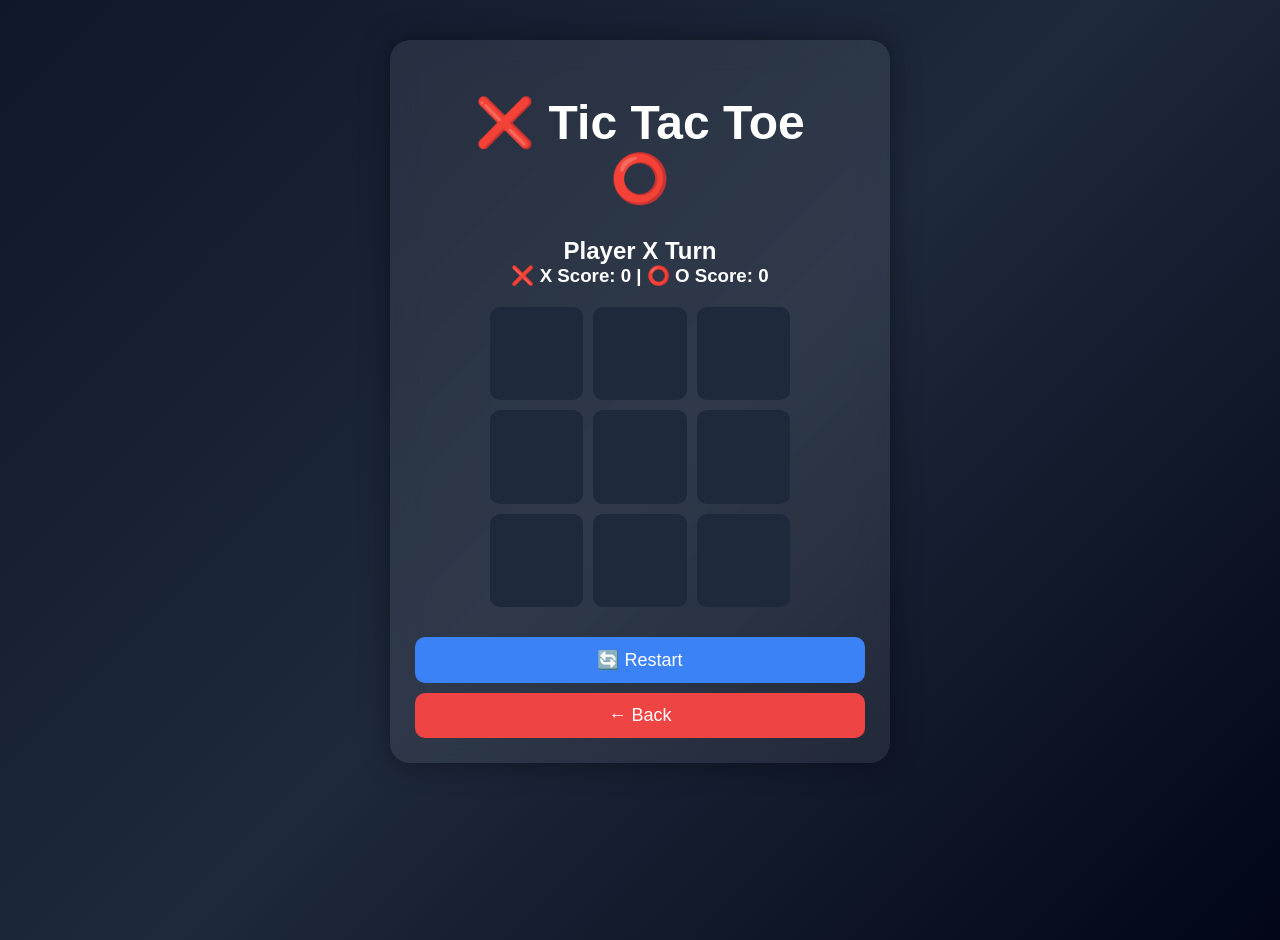
<file: tictactoe.html>
<!DOCTYPE html>
<html>
<head>
    <title>Tic Tac Toe</title>
    <meta name="viewport" content="width=device-width, initial-scale=1.0">
    <link rel="stylesheet" href="style.css">
</head>
<body>

<div class="game-box">

    <h1>❌ Tic Tac Toe ⭕</h1>

    <h2 id="status">Player X Turn</h2>

    <h3>
        ❌ X Score: <span id="xScore">0</span>
        |
        ⭕ O Score: <span id="oScore">0</span>
    </h3>

    <div class="board">

        <div class="cell" onclick="play(this,0)"></div>
        <div class="cell" onclick="play(this,1)"></div>
        <div class="cell" onclick="play(this,2)"></div>

        <div class="cell" onclick="play(this,3)"></div>
        <div class="cell" onclick="play(this,4)"></div>
        <div class="cell" onclick="play(this,5)"></div>

        <div class="cell" onclick="play(this,6)"></div>
        <div class="cell" onclick="play(this,7)"></div>
        <div class="cell" onclick="play(this,8)"></div>

    </div>

    <button class="play-btn" onclick="restartGame()">
        🔄 Restart
    </button>

    <button class="back-btn" onclick="location.href='home.html'">
        ← Back
    </button>

</div>

<script>

let currentPlayer = "X";
let board = ["","","","","","","","",""];
let gameOver = false;

let xScore = 0;
let oScore = 0;

const wins = [
    [0,1,2],
    [3,4,5],
    [6,7,8],
    [0,3,6],
    [1,4,7],
    [2,5,8],
    [0,4,8],
    [2,4,6]
];

function play(cell,index){

    if(board[index] !== "" || gameOver){
        return;
    }

    board[index] = currentPlayer;
    cell.innerText = currentPlayer;

    checkWinner();

    if(!gameOver){

        currentPlayer = currentPlayer === "X" ? "O" : "X";

        document.getElementById("status").innerText =
        "Player " + currentPlayer + " Turn";
    }
}

function checkWinner(){

    for(let combo of wins){

        let a = combo[0];
        let b = combo[1];
        let c = combo[2];

        if(
            board[a] &&
            board[a] === board[b] &&
            board[a] === board[c]
        ){

            let cells = document.querySelectorAll(".cell");

            cells[a].classList.add("winner");
            cells[b].classList.add("winner");
            cells[c].classList.add("winner");

            if(board[a] === "X"){
                xScore++;
                document.getElementById("xScore").innerText = xScore;
            }
            else{
                oScore++;
                document.getElementById("oScore").innerText = oScore;
            }

            document.getElementById("status").innerText =
            "🎉 Player " + board[a] + " Wins!";

            gameOver = true;
            return;
        }
    }

    if(!board.includes("")){

        document.getElementById("status").innerText =
        "🤝 Match Draw";

        gameOver = true;
    }
}

function restartGame(){

    board = ["","","","","","","","",""];
    gameOver = false;
    currentPlayer = "X";

    document.getElementById("status").innerText =
    "Player X Turn";

    let cells = document.querySelectorAll(".cell");

    cells.forEach(cell => {
        cell.innerText = "";
        cell.classList.remove("winner");
    });
}

</script>

</body>
</html>
</file>
<file: style.css>
*{
    margin:0;
    padding:0;
    box-sizing:border-box;
    font-family:'Segoe UI',sans-serif;
}

body{
    min-height:100vh;
    background:linear-gradient(135deg,#0f172a,#1e293b,#020617);
    color:white;
}

/* ================= HOME PAGE ================= */

h1{
    text-align:center;
    padding:30px;
    font-size:3rem;
}

.games{
    width:90%;
    margin:auto;
    display:grid;
    grid-template-columns:repeat(auto-fit,minmax(250px,1fr));
    gap:25px;
}

.card{
    background:rgba(255,255,255,0.08);
    backdrop-filter:blur(10px);
    border-radius:20px;
    padding:30px;
    text-align:center;
    cursor:pointer;
    transition:0.3s;
    border:1px solid rgba(255,255,255,0.1);
}

.card:hover{
    transform:translateY(-10px) scale(1.03);
    box-shadow:0 0 25px rgba(59,130,246,.5);
}

.card h2{
    margin-bottom:10px;
}

.card p{
    color:#cbd5e1;
}

/* ================= GAME BOX COMMON ================= */

.game-box{
    width:90%;
    max-width:500px;
    margin:40px auto;
    background:rgba(255,255,255,0.08);
    backdrop-filter:blur(15px);
    padding:25px;
    border-radius:20px;
    text-align:center;
    box-shadow:0 0 30px rgba(0,0,0,0.4);
}

/* ================= INPUT ================= */

input{
    width:100%;
    max-width:350px;
    padding:15px;
    border:none;
    border-radius:12px;
    font-size:18px;
    outline:none;
    margin-top:15px;
}

/* ================= BUTTONS ================= */

button{
    padding:12px;
    width:100%;
    margin-top:10px;
    border:none;
    border-radius:10px;
    font-size:18px;
    cursor:pointer;
    transition:0.3s;
}

button:hover{
    transform:scale(1.05);
}

.play-btn{
    background:#3b82f6;
    color:white;
}

.back-btn{
    background:#ef4444;
    color:white;
}

/* ================= QUIZ ================= */

.option{
    background:#334155;
    padding:15px;
    margin:10px 0;
    border-radius:12px;
    cursor:pointer;
    transition:0.2s;
}

.option:hover{
    background:#475569;
}

#result{
    margin-top:20px;
    font-size:24px;
    font-weight:bold;
}

/* ================= TIC TAC TOE ================= */

.board{
    display:grid;
    grid-template-columns:repeat(3,1fr);
    gap:10px;
    margin:20px auto;
    width:100%;
    max-width:300px;
}

.cell{
    aspect-ratio:1/1;
    background:#1e293b;
    display:flex;
    justify-content:center;
    align-items:center;
    font-size:32px;
    border-radius:10px;
    cursor:pointer;
    font-weight:bold;
}

.winner{
    background:#22c55e !important;
    animation:glow 1s infinite alternate;
}

@keyframes glow{
    from{
        box-shadow:0 0 10px #22c55e;
    }
    to{
        box-shadow:0 0 30px #22c55e;
    }
}

/* ================= SNAKE ================= */

canvas{
    background:black;
    border:4px solid #3b82f6;
    border-radius:10px;
    margin-top:20px;
}

/* ================= MOBILE RESPONSIVE ================= */

@media(max-width:600px){

    h1{
        font-size:2rem;
    }

    .game-box{
        width:95%;
        padding:18px;
    }

    .cell{
        font-size:26px;
    }

    button{
        font-size:16px;
    }

    input{
        width:100%;
    }
}.games{
    width:90%;
    margin:auto;
    display:grid;
    grid-template-columns:repeat(auto-fit,minmax(280px,1fr));
    gap:25px;
    padding-bottom:40px;
}@media (max-width:768px){

    .game-box{
        width:95%;
        padding:20px;
        margin:15px auto;
    }

    input{
        width:100%;
        max-width:100%;
    }

    .play-btn,
    .back-btn{
        width:100%;
    }
}@media (max-width:768px){

    .game-box{
        width:95%;
        padding:20px;
        margin:15px auto;
    }

    input{
        width:100%;
        max-width:100%;
    }

    .play-btn,
    .back-btn{
        width:100%;
    }
}.subtitle{
    text-align:center;
    font-size:22px;
    color:#cbd5e1;
    margin-top:-15px;
    margin-bottom:30px;
}.road{
    width:320px;
    height:550px;
    margin:20px auto;
    background:#444;
    position:relative;
    overflow:hidden;
    border-radius:20px;
    border:6px solid #fff;
}

.player-car,
.enemy-car{
    width:60px;
    height:100px;
    border-radius:12px;
    position:absolute;
}

.player-car{
    background:linear-gradient(#3b82f6,#1d4ed8);
    bottom:20px;
}

.enemy-car{
    background:linear-gradient(#ef4444,#b91c1c);
}
</file>
